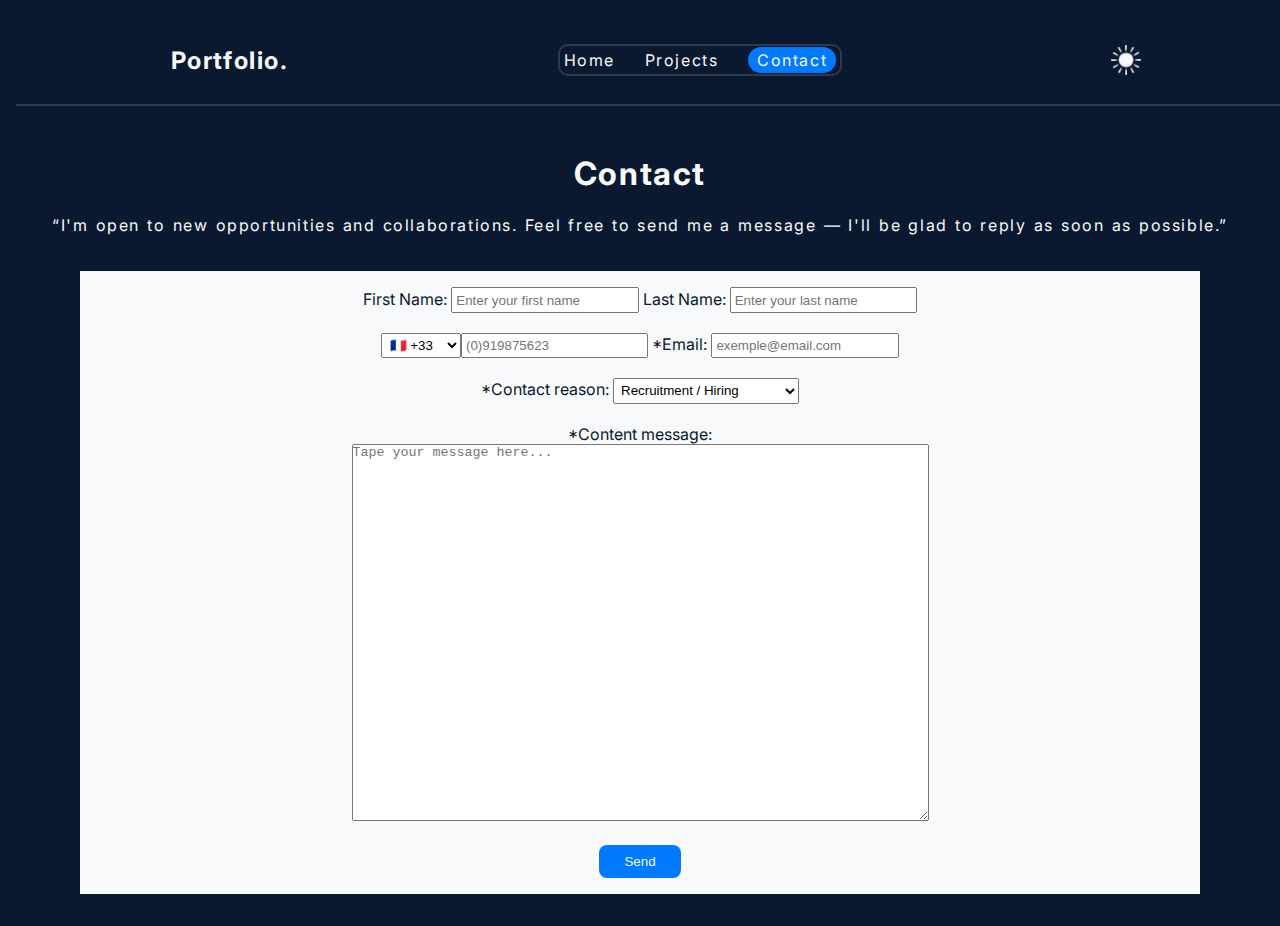
<file: contact.html>
<!DOCTYPE html>
<html lang="en">
<head>
    <meta charset="UTF-8">
    <meta name="viewport" content="width=device-width, initial-scale=1.0">
    <title>Portfolio Lyes</title>

    <link rel="stylesheet" href="css/contact.css">
    <script src="js/contact.js" defer></script>

    <link rel="stylesheet" href="https://cdnjs.cloudflare.com/ajax/libs/font-awesome/6.4.2/css/all.min.css">

    <link rel="preconnect" href="https://fonts.googleapis.com">
    <link rel="preconnect" href="https://fonts.gstatic.com" crossorigin>
    <link href="https://fonts.googleapis.com/css2?family=Inter:ital,opsz,wght@0,14..32,100..900;1,14..32,100..900&display=swap" rel="stylesheet">
</head>
<body>

    <header>
        <div>
            <a class="logo" href="index.html">Portfolio.</a>
        </div>
        <nav id="navig">
            <a href="index.html">Home</a>
            <a href="projects.html" class="projects">Projects</a>
            <a href="contact.html" class="contactPage">Contact</a>
        </nav>

        <img src="images/contact/sun-contact.png" class="bxs-sun" id="iconSun" alt="icon moon">

        <button type="button" aria-label="button curtain navigation" class="nav-toggler" id="navButton">
            <span class="line l1"></span>
            <span class="line l2"></span>
            <span class="line l3"></span>
        </button>
    </header>

    <h1 class="title">Contact</h1>
    <p class="text">“I'm open to new opportunities and collaborations. Feel free to send me a message — I'll be glad to reply as soon as possible.”</p>

    <form action="https://formsubmit.co/lyesmedjahed17@gmail.com" method="post">
        <label for="firstname">First Name:</label>
        <input type="text" placeholder="Enter your first name">

        <label for="lastname">Last Name:</label>
        <input type="text" placeholder="Enter your last name"><br><br>
 

        <select id="country" name="country">
            <!-- Europe -->
            <option value="+33" title="France">🇫🇷 +33</option>
            <option value="+49" title="Germany">🇩🇪 +49</option>
            <option value="+44" title="United Kingdom">🇬🇧 +44</option>
            <option value="+385" title="Croatia">🇭🇷 +385</option>
            <option value="+32" title="Belgium">🇧🇪 +32</option>
            <option value="+31" title="Netherlands">🇳🇱 +31</option>
            <option value="+41" title="Switzerland">🇨🇭 +41</option>
            <option value="+352" title="Luxembourg">🇱🇺 +352</option>
            <option value="+353" title="Ireland">🇮🇪 +353</option>
            <option value="+46" title="Sweden">🇸🇪 +46</option>
            <option value="+47" title="Norway">🇳🇴 +47</option>
            <option value="+358" title="Finland">🇫🇮 +358</option>
            <option value="+45" title="Denmark">🇩🇰 +45</option>
            <option value="+34" title="Spain">🇪🇸 +34</option>
            <option value="+39" title="Italy">🇮🇹 +39</option>
            <option value="+351" title="Portugal">🇵🇹 +351</option>
            <option value="+43" title="Austria">🇦🇹 +43</option>
            <!-- Amérique du Nord -->
            <option value="+1" title="USA">🇺🇸 +1</option>
            <option value="+1" title="Canada">🇨🇦 +1</option>
            <!-- Océanie -->
            <option value="+61" title="Australia">🇦🇺 +61</option>
            <option value="+64" title="New Zealand">🇳🇿 +64</option>
            <!-- Asie / Moyen-Orient -->
            <option value="+65" title="Singapore">🇸🇬 +65</option>
            <option value="+971" title="UAE">🇦🇪 +971</option>
            <option value="+972" title="Israel">🇮🇱 +972</option>
        </select><input type="tel" id="phone" name="phone" placeholder="(0)919875623" required   oninvalid="this.setCustomValidity('Please enter your phone number')"
        oninput="this.setCustomValidity('')">  
          

        <label for="email">*Email:</label>
        <input type="email" placeholder="exemple@email.com" required 
        oninvalid="this.setCustomValidity('Please enter your email address')"
        oninput="this.setCustomValidity('')"><br><br>

       <label for="dropdown">*Contact reason:</label>
        <select name="contactReason" id="dropdown" required>
            <option value="hiring">Recruitment / Hiring</option>
            <option value="freelance">Freelance / Project Inquiry</option>
            <option value="Collaboration">Collaboration / Partnership</option>
            <option value="training">Training / Mentorship</option>
            <option value="other">General Inquiry / Other</option>
        </select><br><br>

        <label for="message">*Content message:</label><br>
        <textarea name="textarea" id="textarea" rows="25" cols="70"  placeholder="Tape your message here..." required></textarea><br><br>
        <button class="button" id="button">Send</button>

    </form>

</body>
</html>
</file>
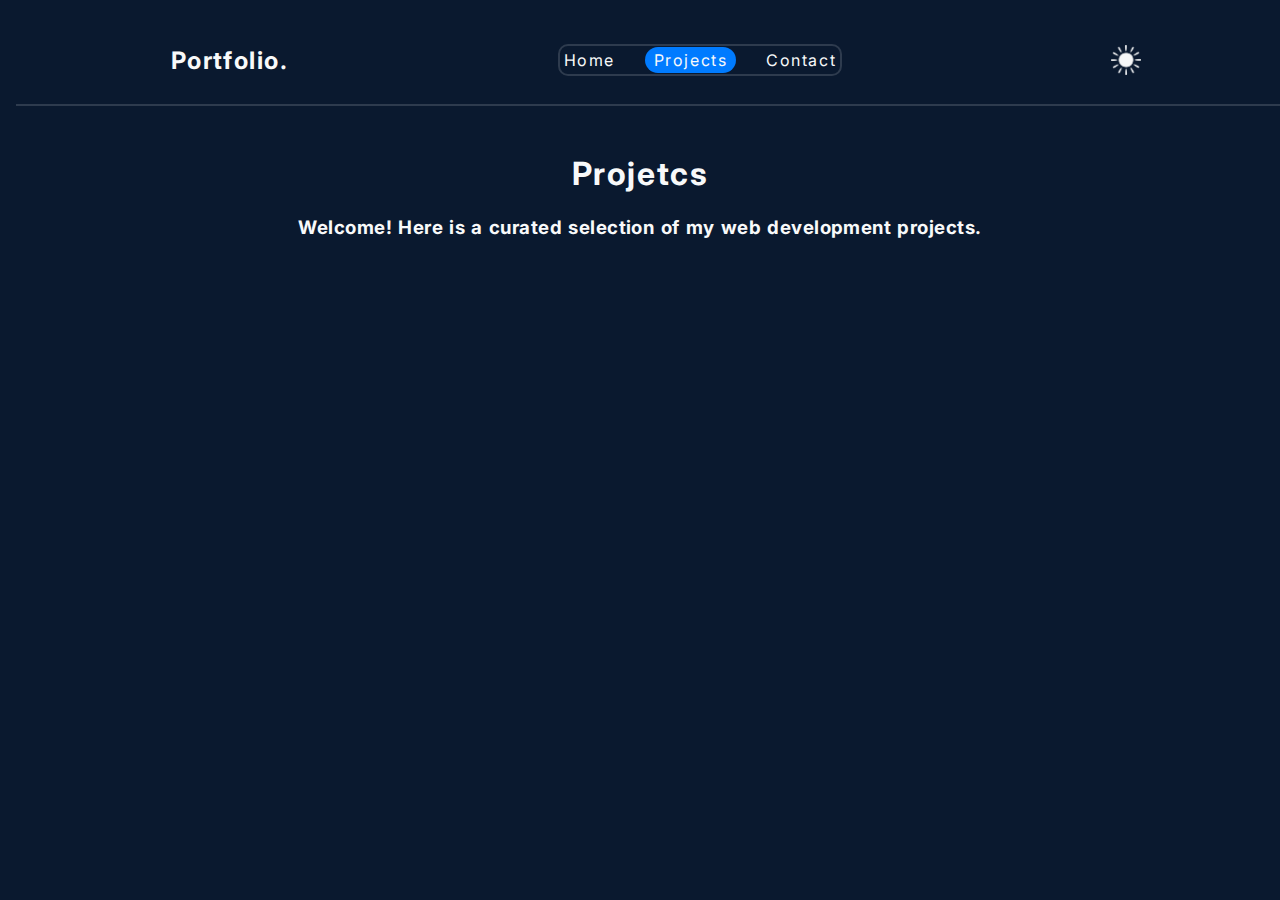
<file: projects.html>
<!DOCTYPE html>
<html lang="en">
<head>
    <meta charset="UTF-8">
    <meta name="viewport" content="width=device-width, initial-scale=1.0">
    <title>Portfolio Lyes</title>
    <link rel="stylesheet" href="css/projetcs.css">
    <script src="js/projetcs.js" defer></script>

    <link rel="stylesheet" href="https://cdnjs.cloudflare.com/ajax/libs/font-awesome/6.4.2/css/all.min.css"> 

    <link rel="preconnect" href="https://fonts.googleapis.com">
    <link rel="preconnect" href="https://fonts.gstatic.com" crossorigin>
    <link href="https://fonts.googleapis.com/css2?family=Inter:ital,opsz,wght@0,14..32,100..900;1,14..32,100..900&display=swap" rel="stylesheet">
</head>
<body>
    <header>
        <div>
            <a class="logo" href="index.html">Portfolio.</a>
        </div>
        <nav id="navig">
            <a href="index.html">Home</a>
            <a href="projects.html" class="projectsPage">Projects</a>
            <a href="contact.html">Contact</a>
        </nav>

        <img src="images/projects/sun-projects.png" class="bxs-sun" id="iconSun" alt="icon moon">


      <button type="button" aria-label="button curtain navigation" class="nav-toggler" id="navButton">
            <span class="line l1"></span>
            <span class="line l2"></span>
            <span class="line l3"></span>
        </button>
    </header>

    <h1 class="title">Projetcs</h1>

    <h3 class="text">Welcome! Here is a curated selection of my web development projects.</h3>

</body>
</file>
<file: css/contact.css>
*{
    box-sizing: border-box;
    padding: 0;
    margin: 0 auto;
    overflow-x: hidden;
   /* outline: 1px solid red;*/
}

:root{
    --primary-color: #F8F9FA;
    --secondary-color: #0A192F;
}

.dark-theme {
    --primary-color: #0A192F;
    --secondary-color: #E0E0E0;
    /* --third-color: #b6b4b4;*/
}
    

body{
    font-family: 'Inter', 'Roboto', sans-serif;;
    color: var(--primary-color);
    background-color: var(--secondary-color);
    overflow-x: hidden;
}

header{
    height: 10vh;
    width: 100vw;
    margin: 1rem;
    z-index: 10;
    display: flex;
    justify-content: space-between;
    align-items: center;
    padding: 10px 20px;
    letter-spacing: 0.1rem;
    text-align: center;
    border-bottom: 2px solid rgba(255, 255, 255, 0.148);
}
.logo{
    color: var(--primary-color);
    text-decoration: none;
    font-weight: bold;
    font-size: x-large;
    height: auto;
}

nav{
    border: 2px solid rgba(255, 255, 255, 0.148);
    padding: 0.25rem;
    border-radius: 10px;
}

.projects{
    margin: 0  1.5rem;
}

.contactPage{
    background-color: #007BFF;
    border: 1px solid transparent;
    border-radius: 4em;
    padding: 0.15rem 0.5rem;
}

nav a{
    color: var(--primary-color);
    text-decoration: none;
    position: relative;
    height: auto;
    font-size: 1em;
}
nav a:hover{
   background-color: #007BFF;
   border: 1px solid transparent;
   border-radius: 4em;
   padding: 0.15rem 0.5rem;
}

.bxs-sun{
    color: var(--primary-color);
    font-size: 1.5em;
    cursor: pointer;
    height: 30px;
}

main{
    width: 90vw;
    margin: 5em;
}



/*start nav-toggler*/
.nav-toggler{
    position: fixed;
    top: 2rem;
    right: 2.5rem;
    display: flex;
    justify-content: center;
    align-items: center;
    background-color: transparent;
    cursor: pointer;
    height: 30px;
    width: 4vw;
    border: none;
    outline: none;
    z-index: 1000;
}

.line{
    position: fixed;
    display: flex;
    justify-content: center;
    align-items: center;
    background-color: var(--primary-color);
    height: 2px;
    width: 4vw;
    transition: transform 0.3s ease-out, opacity 0.1s ease-out;
}

.l1{
    transform: translateY(-10px);
}
.l3{
    transform: translateY(10px);
}

.nav-toggler.active .l1{
    transform: translateY(0px) rotate(135deg);
}

.nav-toggler.active .l2{
    opacity: 0;
}

.nav-toggler.active .l3{
    transform: translateY(0px) rotate(-135deg);
}

/*end nav-toggler*/

/*START RESPONSIVE*/
@media (max-width: 1024px){
    nav{
        position: fixed;
        z-index: 9999;
        right: 0;
        display: flex;
        bottom: 0px;
        justify-content: center;
        align-items: center;
        flex-direction: column;
        gap: 1.5em;
        height: 100vh;
        width: 30vw;
        margin-left: 15.62rem;
        transform: translateX(100%);
        backdrop-filter: glur(10px);
        background-color: var(--secondary-color);
        transition: transform 0.3s;
    }
    nav.active{
        transform: translate(0);
    }
    .nav-toggler{
        position: fixed;
        z-index: 9999;
        top: 2rem;
        right: 2.5rem;
        height: 30px;
    }
    .bxs-sun{
        position: fixed;
        z-index: 1000;
        top: 2rem;
        left: 2.5rem;
        height: 30px;
      }
}

@media (min-width: 1025px){
    .nav-toggler{
        display: none;
    }

   .container{
    position: absolute;
    display: flex;
    justify-content: space-around;
    align-items: center;
   }
   .Mypicture{
    margin-left: 15rem;
   }
}
/*END RESPONSIVE*/ 

/*Title*/
.title{
    text-align: center;
    margin-top: 3rem;
    letter-spacing: 0.1rem;
}
/*END Title*/

/*Text "p"*/
.text{
    line-height: 1.6;
    word-spacing: 0.1rem;
    letter-spacing: 0.1rem;
    margin: 1.25rem 3rem; ;
    text-align: center;
}
/*ENDText "p"*/

/*Form*/
form{
    text-align: center;
    color: var(--secondary-color);
    background-color: var(--primary-color);
    margin: 2rem 5rem;
    padding: 1.05rem 2rem;
}

.phone{
    padding: 0.2rem;
}
input,
select{
    padding: 0.2rem;
}

.button{
    color: var(--primary-color);
    background-color: #007BFF;
    padding: 0.5rem 1.5rem;
    border: 1px solid transparent;
    border-radius: 0.5rem;
}
.button:hover{
    background-color: #0056b3;
    cursor: pointer;
}
/*Form*/
</file>
<file: css/projetcs.css>
*{
    box-sizing: border-box;
    padding: 0;
    margin: 0 auto;
    overflow-x: hidden;
   /* outline: 1px solid red;*/
}

:root{
    --primary-color: #F8F9FA;
    --secondary-color: #0A192F;
}

.dark-theme {
    --primary-color: #0A192F;
    --secondary-color: #E0E0E0;
    /* --third-color: #b6b4b4;*/
}
    

body{
    font-family: inter, sans-serif;
    color: var(--primary-color);
    background-color: var(--secondary-color);
    overflow-x: hidden;

}

header{
    height: 10vh;
    width: 100vw;
    margin: 1rem;
    z-index: 10;
    display: flex;
    justify-content: space-between;
    align-items: center;
    padding: 10px 20px;
    letter-spacing: 0.1rem;
    text-align: center;
    border-bottom: 2px solid rgba(255, 255, 255, 0.148);
}
.logo{
    color: var(--primary-color);
    text-decoration: none;
    font-weight: bold;
    font-size: x-large;
    height: auto;
}

nav{
    border: 2px solid rgba(255, 255, 255, 0.148);
    padding: 0.25rem;
    border-radius: 10px;
}

nav a{
    color: var(--primary-color);
    text-decoration: none;
    position: relative;
    height: auto;
    font-size: 1em;
}
nav a:hover{
   background-color: #007BFF;
   border: 1px solid transparent;
   border-radius: 4em;
   padding: 0.15rem 0.5rem;
}

.bxs-sun{
    color: var(--primary-color);
    font-size: 1.5em;
    cursor: pointer;
    height: 30px;
}

main{
    width: 90vw;
    margin: 5em;
}

/*Title*/
.title{
    text-align: center;
    margin-top: 3rem;
    letter-spacing: 0.1rem;
}
/*END Title*/

/*Text "h3"*/
.text{
    line-height: 1.6;
    word-spacing: 0.1rem;
    letter-spacing: 0.03rem;
    margin: 1.25rem 3rem; ;
    text-align: center;
}
/*ENDText "h3"*/

/*start nav-toggler*/
.nav-toggler{
    position: fixed;
    top: 2rem;
    right: 2.5rem;
    display: flex;
    justify-content: center;
    align-items: center;
    background-color: transparent;
    cursor: pointer;
    height: 30px;
    width: 4vw;
    border: none;
    outline: none;
    z-index: 1000;
}

.line{
    position: fixed;
    display: flex;
    justify-content: center;
    align-items: center;
    background-color: var(--primary-color);
    height: 2px;
    width: 4vw;
    transition: transform 0.3s ease-out, opacity 0.1s ease-out;
}

.l1{
    transform: translateY(-10px);
}
.l3{
    transform: translateY(10px);
}

.nav-toggler.active .l1{
    transform: translateY(0px) rotate(135deg);
}

.nav-toggler.active .l2{
    opacity: 0;
}

.nav-toggler.active .l3{
    transform: translateY(0px) rotate(-135deg);
}

.projectsPage{
    background-color: #007BFF;
    border: 1px solid transparent;
    border-radius: 4em;
    padding: 0.15rem 0.5rem;
    margin: 0  1.5rem;
}
/*end nav-toggler*/

/*START RESPONSIVE*/
@media (max-width: 1024px){
    nav{
        position: fixed;
        z-index: 9999;
        right: 0;
        display: flex;
        bottom: 0px;
        justify-content: center;
        align-items: center;
        flex-direction: column;
        gap: 1.5em;
        height: 100vh;
        width: 30vw;
        margin-left: 15.62rem;
        transform: translateX(100%);
        backdrop-filter: glur(10px);
        background-color: var(--secondary-color);
        transition: transform 0.3s;
    }
    nav.active{
        transform: translate(0);
    }
    .nav-toggler{
        position: fixed;
        z-index: 9999;
        top: 2rem;
        right: 2.5rem;
        height: 30px;
    }
    .bxs-sun{
        position: fixed;
        z-index: 1000;
        top: 2rem;
        left: 2.5rem;
        height: 30px;
      }
}

@media (min-width: 1025px){
    .nav-toggler{
        display: none;
    }

   .container{
    position: absolute;
    display: flex;
    justify-content: space-around;
    align-items: center;
   }
   .Mypicture{
    margin-left: 15rem;
   }
}
/*END RESPONSIVE*/
</file>
